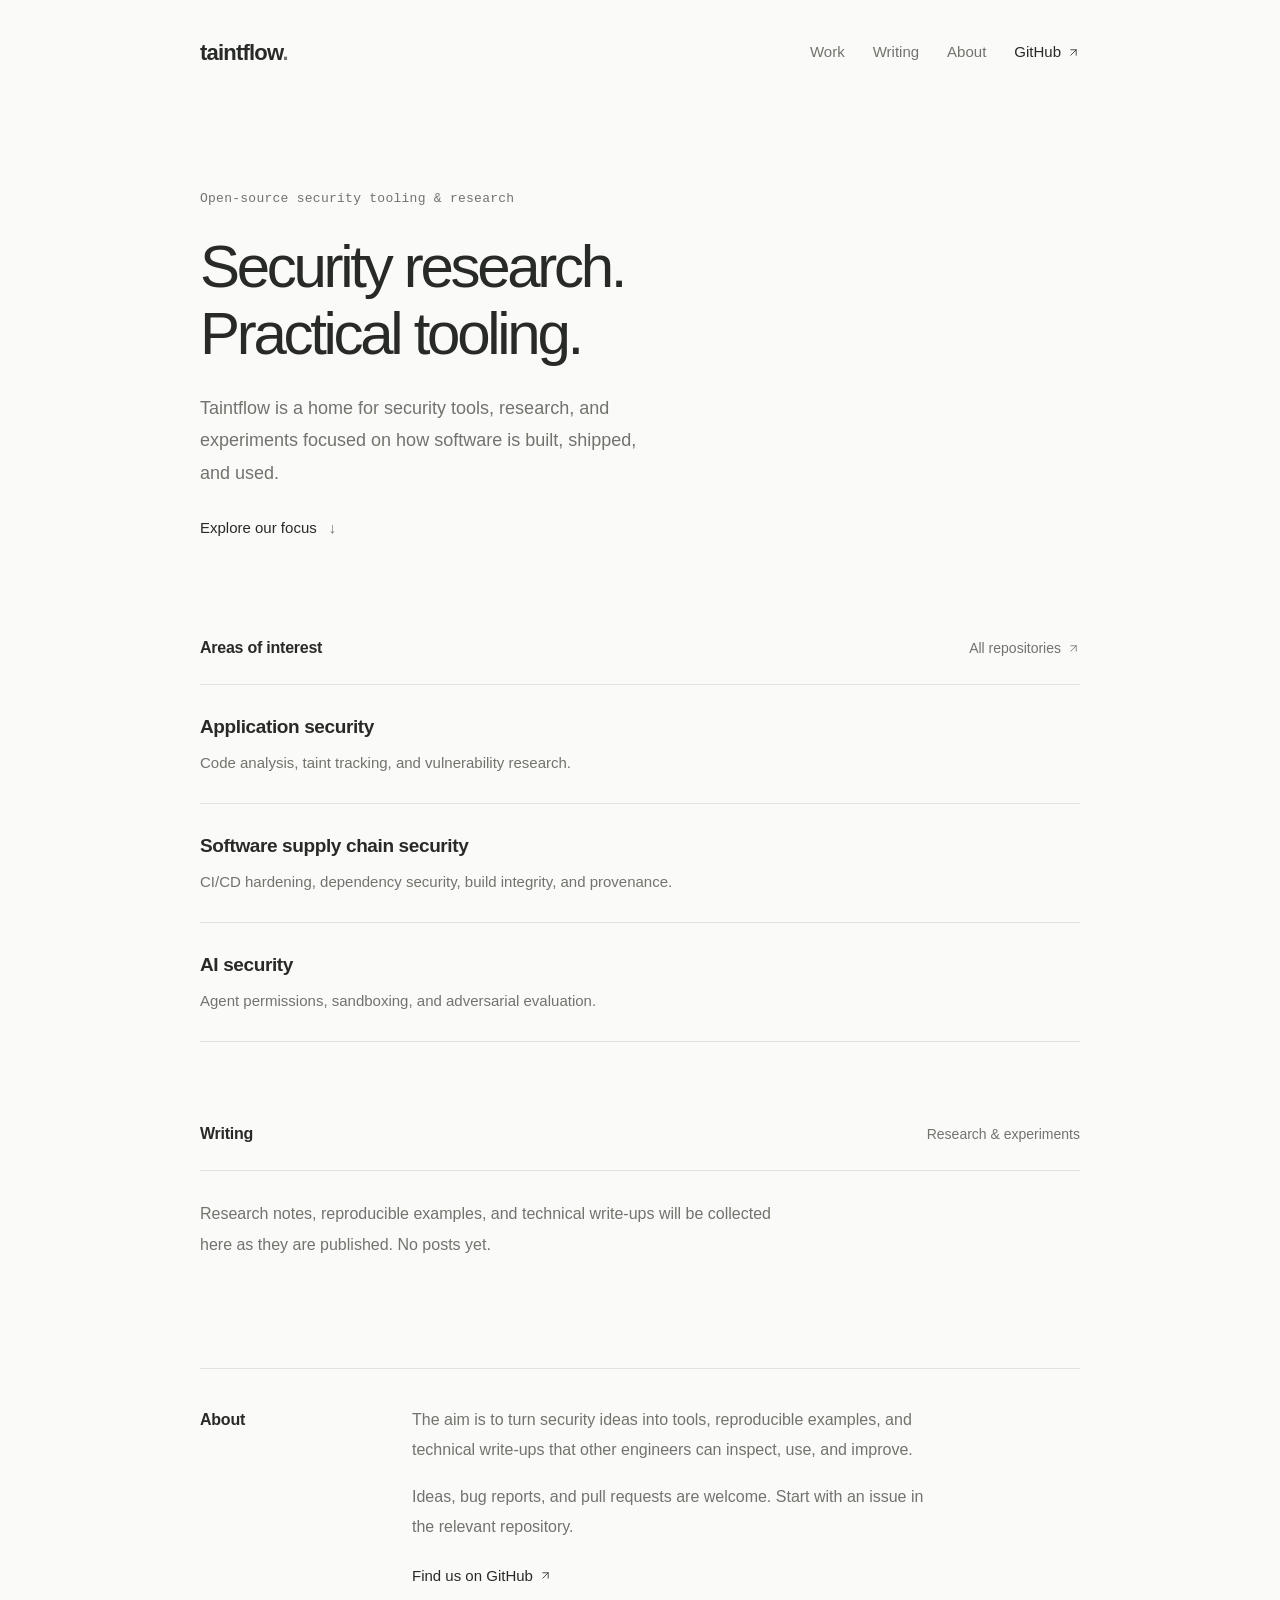
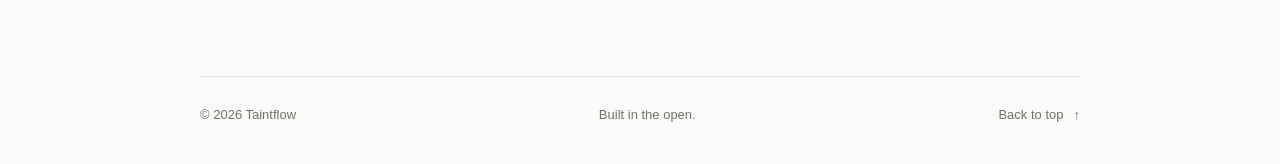
<file: index.html>
<!DOCTYPE html><html lang="en"><head><meta charSet="utf-8"/><meta name="viewport" content="width=device-width, initial-scale=1"/><link rel="stylesheet" href="/_next/static/chunks/12_epwhn3ne10.css" data-precedence="next"/><link rel="preload" as="script" fetchPriority="low" href="/_next/static/chunks/3o-buo-c8u9o4.js"/><script src="/_next/static/chunks/24zkpi1day9kd.js" async=""></script><script src="/_next/static/chunks/3vtk819k82294.js" async=""></script><script src="/_next/static/chunks/turbopack-3-ry682tkyiqk.js" async=""></script><script src="/_next/static/chunks/0rez37jnbjeud.js" async=""></script><script src="/_next/static/chunks/1g503qa-f4tda.js" async=""></script><meta name="theme-color" content="#fafaf9"/><meta name="color-scheme" content="light"/><title>Taintflow — Security research. Practical tooling.</title><meta name="description" content="Open-source security tooling and research across application security, software supply chains, and AI systems."/><link rel="icon" href="/icon-light-32x32.png" media="(prefers-color-scheme: light)"/><link rel="icon" href="/icon-dark-32x32.png" media="(prefers-color-scheme: dark)"/><link rel="icon" href="/icon.svg" type="image/svg+xml"/><link rel="apple-touch-icon" href="/apple-icon.png"/><script src="/_next/static/chunks/0cz1d0mv5g_q7.js" noModule=""></script></head><body class="antialiased"><div hidden=""><!--$--><!--/$--></div><div class="site-shell" id="top"><a class="skip-link" href="#main">Skip to content</a><header class="site-header"><a href="#top" class="wordmark" aria-label="Taintflow home">taintflow<span aria-hidden="true">.</span></a><nav class="site-nav" aria-label="Main navigation"><a href="#work">Work</a><a href="#writing">Writing</a><a href="#about">About</a><a class="external-link" href="https://github.com/taintflow" target="_blank" rel="noreferrer">GitHub <svg xmlns="http://www.w3.org/2000/svg" width="24" height="24" viewBox="0 0 24 24" fill="none" stroke="currentColor" stroke-width="2" stroke-linecap="round" stroke-linejoin="round" class="lucide lucide-arrow-up-right" aria-hidden="true"><path d="M7 7h10v10"></path><path d="M7 17 17 7"></path></svg></a></nav></header><main id="main"><section class="intro" aria-labelledby="intro-title"><p class="eyebrow">Open-source security tooling &amp; research</p><h1 id="intro-title">Security research.<br/>Practical tooling.</h1><p class="intro-description">Taintflow is a home for security tools, research, and experiments focused on how software is built, shipped, and used.</p><a class="intro-link" href="#work">Explore our focus <span aria-hidden="true">↓</span></a></section><section class="content-section" id="work" aria-labelledby="work-title"><div class="section-heading"><h2 id="work-title">Areas of interest</h2><a class="external-link section-link" href="https://github.com/taintflow?tab=repositories" target="_blank" rel="noreferrer">All repositories <svg xmlns="http://www.w3.org/2000/svg" width="24" height="24" viewBox="0 0 24 24" fill="none" stroke="currentColor" stroke-width="2" stroke-linecap="round" stroke-linejoin="round" class="lucide lucide-arrow-up-right" aria-hidden="true"><path d="M7 7h10v10"></path><path d="M7 17 17 7"></path></svg></a></div><ul class="project-list"><li><div class="project-row"><div class="project-copy"><h3>Application security</h3><p>Code analysis, taint tracking, and vulnerability research.</p></div></div></li><li><div class="project-row"><div class="project-copy"><h3>Software supply chain security</h3><p>CI/CD hardening, dependency security, build integrity, and provenance.</p></div></div></li><li><div class="project-row"><div class="project-copy"><h3>AI security</h3><p>Agent permissions, sandboxing, and adversarial evaluation.</p></div></div></li></ul></section><section class="content-section" id="writing" aria-labelledby="writing-title"><div class="section-heading"><h2 id="writing-title">Writing</h2><span class="section-aside">Research &amp; experiments</span></div><div class="writing-list"><p class="writing-intro">Research notes, reproducible examples, and technical write-ups will be collected here as they are published. No posts yet.</p></div></section><section class="about-section" id="about" aria-labelledby="about-title"><h2 id="about-title">About</h2><div class="about-copy"><p>The aim is to turn security ideas into tools, reproducible examples, and technical write-ups that other engineers can inspect, use, and improve.</p><p>Ideas, bug reports, and pull requests are welcome. Start with an issue in the relevant repository.</p><a class="external-link about-link" href="https://github.com/taintflow" target="_blank" rel="noreferrer">Find us on GitHub <svg xmlns="http://www.w3.org/2000/svg" width="24" height="24" viewBox="0 0 24 24" fill="none" stroke="currentColor" stroke-width="2" stroke-linecap="round" stroke-linejoin="round" class="lucide lucide-arrow-up-right" aria-hidden="true"><path d="M7 7h10v10"></path><path d="M7 17 17 7"></path></svg></a></div></section></main><footer class="site-footer"><span>© <!-- -->2026<!-- --> Taintflow</span><span>Built in the open.</span><a href="#top">Back to top <span aria-hidden="true">↑</span></a></footer></div><!--$--><!--/$--><script id="_R_">(globalThis["TURBOPACK"] || (globalThis["TURBOPACK"] = [])).push({"otherChunks":["static/chunks/3o-buo-c8u9o4.js","static/chunks/24zkpi1day9kd.js","static/chunks/3vtk819k82294.js"],"runtimeModuleIds":[82906]});</script><script src="/_next/static/chunks/3o-buo-c8u9o4.js" async=""></script><script>(self.__next_f=self.__next_f||[]).push([0])</script><script>self.__next_f.push([1,"1:\"$Sreact.fragment\"\n2:\"/_next/static/chunks/0rez37jnbjeud.js\"\n3:I[15796,[\"$2\"],\"default\"]\n4:I[94651,[\"$2\"],\"default\"]\n6:\"/_next/static/chunks/1g503qa-f4tda.js\"\n7:I[92339,[\"$2\",\"$6\"],\"default\"]\ne:\"ViewportBoundary\"\nf:I[58997,[\"$2\"],\"$e\"]\n11:\"MetadataBoundary\"\n12:I[58997,[\"$2\"],\"$11\"]\n13:\"$Sreact.suspense\"\n15:I[30254,[\"$2\"],\"default\",1]\n:HL[\"/_next/static/chunks/12_epwhn3ne10.css\",\"style\"]\n5:[[\"children\",{\"s\":\"__PAGE__\",\"h\":512,\"d\":{\"r\":[\"$\",\"$1\",\"c\",{\"children\":[[\"$\",\"div\",null,{\"className\":\"site-shell\",\"id\":\"top\",\"children\":[[\"$\",\"a\",null,{\"className\":\"skip-link\",\"href\":\"#main\",\"children\":\"Skip to content\"}],[\"$\",\"header\",null,{\"className\":\"site-header\",\"children\":[[\"$\",\"a\",null,{\"href\":\"#top\",\"className\":\"wordmark\",\"aria-label\":\"Taintflow home\",\"children\":[\"taintflow\",[\"$\",\"span\",null,{\"aria-hidden\":\"true\",\"children\":\".\"}]]}],[\"$\",\"nav\",null,{\"className\":\"site-nav\",\"aria-label\":\"Main navigation\",\"children\":[[\"$\",\"a\",null,{\"href\":\"#work\",\"children\":\"Work\"}],[\"$\",\"a\",null,{\"href\":\"#writing\",\"children\":\"Writing\"}],[\"$\",\"a\",null,{\"href\":\"#about\",\"children\":\"About\"}],[\"$\",\"a\",null,{\"className\":\"external-link\",\"href\":\"https://github.com/taintflow\",\"target\":\"_blank\",\"rel\":\"noreferrer\",\"children\":[\"GitHub \",[\"$\",\"$L7\",null,{\"ref\":\"$undefined\",\"iconNode\":[[\"path\",{\"d\":\"M7 7h10v10\",\"key\":\"1tivn9\"}],[\"path\",{\"d\":\"M7 17 17 7\",\"key\":\"1vkiza\"}]],\"className\":\"lucide-arrow-up-right\",\"aria-hidden\":\"true\"}]]}]]}]]}],[\"$\",\"main\",null,{\"id\":\"main\",\"children\":[[\"$\",\"section\",null,{\"className\":\"intro\",\"aria-labelledby\":\"intro-title\",\"children\":[[\"$\",\"p\",null,{\"className\":\"eyebrow\",\"children\":\"Open-source security tooling \u0026 research\"}],[\"$\",\"h1\",null,{\"id\":\"intro-title\",\"children\":[\"Security research.\",[\"$\",\"br\",null,{}],\"Practical tooling.\"]}],[\"$\",\"p\",null,{\"className\":\"intro-description\",\"children\":\"Taintflow is a home for security tools, research, and experiments focused on how software is built, shipped, and used.\"}],[\"$\",\"a\",null,{\"className\":\"intro-link\",\"href\":\"#work\",\"children\":[\"Explore our focus \",[\"$\",\"span\",null,{\"aria-hidden\":\"true\",\"children\":\"↓\"}]]}]]}],[\"$\",\"section\",null,{\"className\":\"content-section\",\"id\":\"work\",\"aria-labelledby\":\"work-title\",\"children\":[[\"$\",\"div\",null,{\"className\":\"section-heading\",\"children\":[[\"$\",\"h2\",null,{\"id\":\"work-title\",\"children\":\"Areas of interest\"}],[\"$\",\"a\",null,{\"className\":\"external-link section-link\",\"href\":\"https://github.com/taintflow?tab=repositories\",\"target\":\"_blank\",\"rel\":\"noreferrer\",\"children\":[\"All repositories \",[\"$\",\"$L7\",null,{\"ref\":\"$undefined\",\"iconNode\":\"$5:0:1:d:r:props:children:0:props:children:1:props:children:1:props:children:3:props:children:1:props:iconNode\",\"className\":\"lucide-arrow-up-right\",\"aria-hidden\":\"true\"}]]}]]}],[\"$\",\"ul\",null,{\"className\":\"project-list\",\"children\":[[\"$\",\"li\",\"Application security\",{\"children\":[\"$\",\"div\",null,{\"className\":\"project-row\",\"children\":[\"$\",\"div\",null,{\"className\":\"project-copy\",\"children\":[[\"$\",\"h3\",null,{\"children\":\"Application security\"}],[\"$\",\"p\",null,{\"children\":\"Code analysis, taint tracking, and vulnerability research.\"}]]}]}]}],[\"$\",\"li\",\"Software supply chain security\",{\"children\":[\"$\",\"div\",null,{\"className\":\"project-row\",\"children\":[\"$\",\"div\",null,{\"className\":\"project-copy\",\"children\":[[\"$\",\"h3\",null,{\"children\":\"Software supply chain security\"}],[\"$\",\"p\",null,{\"children\":\"CI/CD hardening, dependency security, build integrity, and provenance.\"}]]}]}]}],[\"$\",\"li\",\"AI security\",{\"children\":[\"$\",\"div\",null,{\"className\":\"project-row\",\"children\":\"$L8\"}]}]]}]]}],\"$L9\",\"$La\"]}],\"$Lb\"]}],[\"$Lc\"],\"$Ld\"]}],\"p\":false,\"v\":null}}]]\n0:{\"P\":null,\"c\":[\"\",\"\"],\"q\":\"\",\"i\":false,\"t\":{\"t\":{\"s\":\"\",\"h\":528,\"d\":{\"r\":[\"$\",\"$1\",\"c\",{\"children\":[[[\"$\",\"link\",\"0\",{\"rel\":\"stylesheet\",\"href\":\"/_next/static/chunks/12_epwhn3ne10.css\",\"precedence\":\"next\",\"crossOrigin\":\"$undefined\",\"nonce\":\"$undefined\"}],[\"$\",\"script\",\"script-0\",{\"src\":\"/_next/static/chunks/0rez37jnbjeud.js\",\"async\":true,\"nonce\":\"$undefined\"}]],[\"$\",\"html\",null,{\"lang\":\"en\",\"children\":[\"$\",\"body\",null,{\"className\":\"antialiased\",\"children\":[\"$\",\"$L3\",null,{\"parallelRouterKey\":\"children\",\"error\":\"$undefined\",\"errorStyles\":\"$undefined\",\"errorScripts\":\"$undefined\",\"template\":[\"$\",\"$L4\",null,{}],\"templateStyles\":\"$undefined\",\"templateScripts\":\"$undefined\",\"notFound\":[[[\"$\",\"title\",null,{\"children\":\"404: This page could not be found.\"}],[\"$\",\"div\",null,{\"style\":{\"fontFamily\":\"system-ui,\\\"Segoe UI\\\",Roboto,Helvetica,Arial,sans-serif,\\\"Apple Color Emoji\\\",\\\"Segoe UI Emoji\\\"\",\"height\":\"100vh\",\"textAlign\":\"center\",\"display\":\"flex\",\"flexDirection\":\"column\",\"alignItems\":\"center\",\"justifyContent\":\"center\"},\"children\":[\"$\",\"div\",null,{\"children\":[[\"$\",\"style\",null,{\"dangerouslySetInnerHTML\":{\"__html\":\"body{color:#000;background:#fff;margin:0}.next-error-h1{border-right:1px solid rgba(0,0,0,.3)}@media (prefers-color-scheme:dark){body{color:#fff;background:#000}.next-error-h1{border-right:1px solid rgba(255,255,255,.3)}}\"}}],[\"$\",\"h1\",null,{\"className\":\"next-error-h1\",\"style\":{\"display\":\"inline-block\",\"margin\":\"0 20px 0 0\",\"padding\":\"0 23px 0 0\",\"fontSize\":24,\"fontWeight\":500,\"verticalAlign\":\"top\",\"lineHeight\":\"49px\"},\"children\":404}],[\"$\",\"div\",null,{\"style\":{\"display\":\"inline-block\"},\"children\":[\"$\",\"h2\",null,{\"style\":{\"fontSize\":14,\"fontWeight\":400,\"lineHeight\":\"49px\",\"margin\":0},\"children\":\"This page could not be found.\"}]}]]}]}]],[]],\"forbidden\":\"$undefined\",\"unauthorized\":\"$undefined\"}]}]}]]}],\"p\":false,\"v\":null},\"c\":\"$Q5\"},\"h\":{\"r\":[\"$\",\"$1\",\"h\",{\"children\":[null,[\"$\",\"$Lf\",null,{\"children\":\"$L10\"}],[\"$\",\"$L12\",null,{\"children\":[[\"$\",\"div\",null,{\"hidden\":true,\"children\":[\"$\",\"$13\",null,{\"name\":\"Next.Metadata\",\"children\":\"$L14\"}]}],null]}],null]}],\"p\":false,\"v\":null}},\"m\":\"$undefined\",\"G\":[\"$15\",[[\"$\",\"link\",\"0\",{\"rel\":\"stylesheet\",\"href\":\"/_next/static/chunks/12_epwhn3ne10.css\",\"precedence\":\"next\",\"crossOrigin\":\"$undefined\",\"nonce\":\"$undefined\"}]]],\"S\":true,\"r\":\"$undefined\",\"s\":\"$undefined\",\"a\":\"$undefined\",\"l\":\"$undefined\",\"p\":\"$undefined\",\"d\":\"$undefined\",\"b\":\"finuDhvztAL5sq58Fbqgd\"}\n16:I[58997,[\"$2\"],\"OutletBoundary\"]\n8:[\"$\",\"div\",null,{\"className\":\"project-copy\",\"children\":[[\"$\",\"h3\",null,{\"children\":\"AI security\"}],[\"$\",\"p\",null,{\"children\":\"Agent permissions, sandboxing, and adversarial evaluation.\"}]]}]\n9:[\"$\",\"section\",null,{\"className\":\"content-section\",\"id\":\"writing\",\"aria-labelledby\":\"writing-title\",\"children\":[[\"$\",\"div\",null,{\"className\":\"section-heading\",\"children\":[[\"$\",\"h2\",null,{\"id\":\"writing-title\",\"children\":\"Writing\"}],[\"$\",\"span\",null,{\"className\":\"section-aside\",\"children\":\"Research \u0026 experiments\"}]]}],[\"$\",\"div\",null,{\"className\":\"writing-list\",\"children\":[\"$\",\"p\",null,{\"className\":\"writing-intro\",\"children\":\"Research notes, reproducible examples, and technical write-ups will be collected here as they are published. No posts yet.\"}]}]]}]\na:[\"$\",\"section\",null,{\"className\":\"about-section\",\"id\":\"about\",\"aria-labelledby\":\"about-title\",\"children\":[[\"$\",\"h2\",null,{\"id\":\"about-title\",\"children\":\"About\"}],[\"$\",\"div\",null,{\"className\":\"about-copy\",\"children\":[[\"$\",\"p\",null,{\"children\":\"The aim is to turn security ideas into tools, reproducible examples, and technical write-ups that other engineers can inspect, use, and improve.\"}],[\"$\",\"p\",null,{\"children\":\"Ideas, bug reports, and pull requests are welcome. Start with an issue in the relevant repository.\"}],[\"$\",\"a\",null,{\"className\":\"external-link about-link\",\"href\":\"https://github.com/taintflow\",\"target\":\"_blank\",\"rel\":\"noreferrer\",\"children\":[\"Find us on GitHub \",[\"$\",\"$L7\",null,{\"ref\":\"$undefined\",\"iconNode\":\"$5:0:1:d:r:props:children:0:props:children:1:props:children:1:props:children:3:props:children:1:props:iconNode\",\"className\":\"lucide-arrow-up-right\",\"aria-hidden\":\"true\"}]]}]]}]]}]\nb:[\"$\",\"footer\",null,{\"className\":\"site-footer\",\"children\":[[\"$\",\"span\",null,{\"children\":[\"© \",2026,\" Taintflow\"]}],[\"$\",\"span\",null,{\"children\":\"Built in the open.\"}],[\"$\",\"a\",null,{\"href\":\"#top\",\"children\":[\"Back to top \",[\"$\",\"span\",null,{\"aria-hidden\":\"true\",\"children\":\"↑\"}]]}]]}]\nc:[\"$\",\"script\",\"script-0\",{\"src\":\"/_next/static/chunks/1g503qa-f4tda.js\",\"async\":true,\"nonce\":\"$undefined\"}]\nd:[\"$\",\"$L16\",null,{\"children\":[\"$\",\"$13\",null,{\"name\":\"Next.MetadataOutlet\",\"children\":\"$@17\"}]}]\n10:[[\"$\",\"meta\",\"0\",{\"charSet\":\"utf-8\"}],[\"$\",\"meta\",\"1\",{\"name\":\"viewport\",\"content\":\"width=device-width, initial-scale=1\"}],[\"$\",\"meta\",\"2\",{\"name\":\"theme-color\",\"content\":\"#fafaf9\"}],[\"$\",\"meta\",\"3\",{\"name\":\"color-scheme\",\"content\":\"light\"}]]\n18:I[70431,[\"$2\"],\"IconMark\"]\n14:[[\"$\",\"title\",\"0\",{\"children\":\"Taintflow — Security research. Practical tooling.\"}],[\"$\",\"meta\",\"1\",{\"name\":\"description\",\"content\":\"Open-source security tooling and research across application security, software supply chains, and AI systems.\"}],[\"$\",\"link\",\"2\",{\"rel\":\"icon\",\"href\":\"/icon-light-32x32.png\",\"media\":\"(prefers-color-scheme: light)\"}],[\"$\",\"link\",\"3\",{\"rel\":\"icon\",\"href\":\"/icon-dark-32x32.png\",\"media\":\"(prefers-color-scheme: dark)\"}],[\"$\",\"link\",\"4\",{\"rel\":\"icon\",\"href\":\"/icon.svg\",\"type\":\"image/svg+xml\"}],[\"$\",\"link\",\"5\",{\"rel\":\"apple-touch-icon\",\"href\":\"/apple-icon.png\"}],[\"$\",\"$L18\",\"6\",{}]]\n17:null\n"])</script></body></html>
</file>
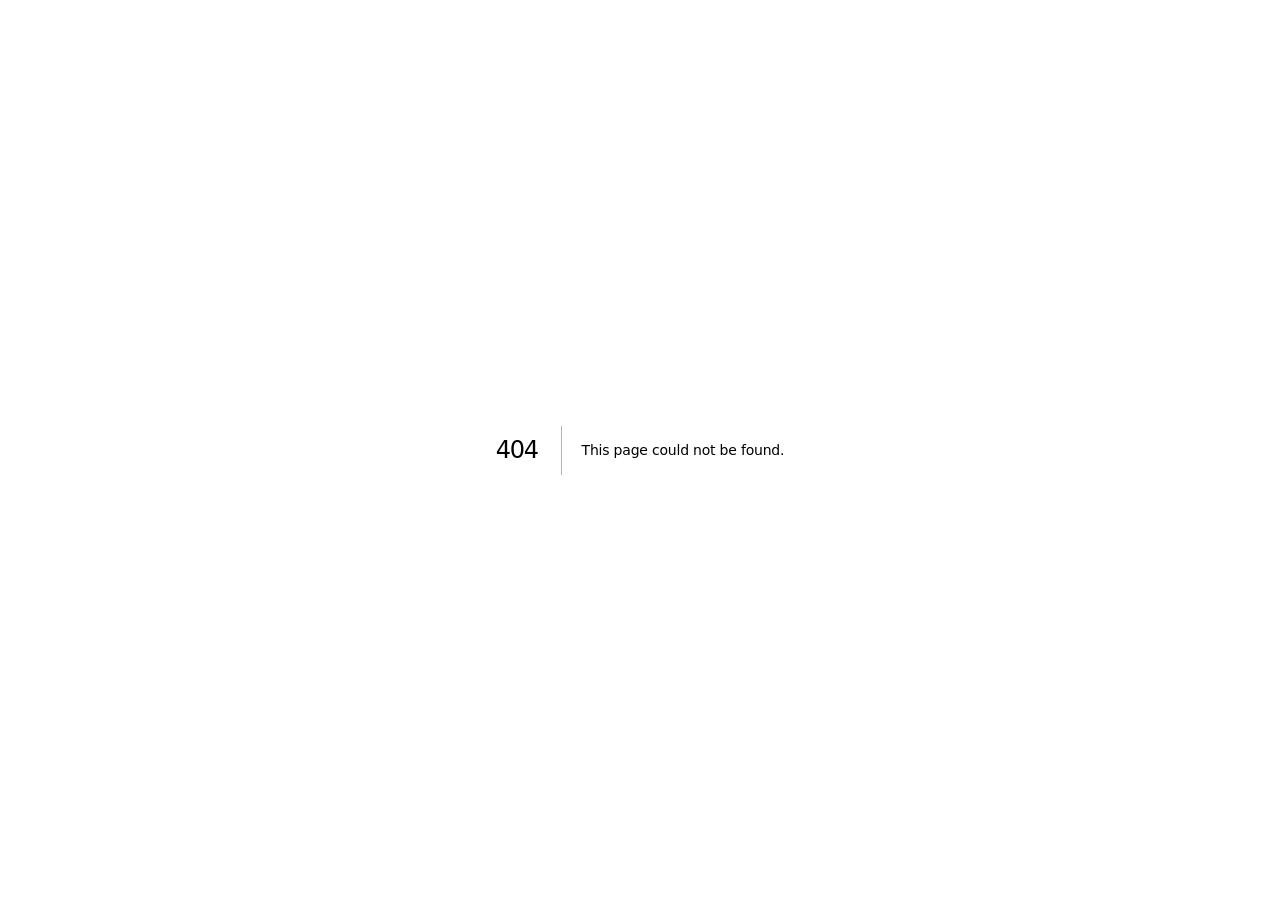
<file: 404/index.html>
<!DOCTYPE html><html lang="en"><head><meta charSet="utf-8"/><meta name="viewport" content="width=device-width, initial-scale=1"/><link rel="stylesheet" href="/_next/static/chunks/12_epwhn3ne10.css" data-precedence="next"/><link rel="preload" as="script" fetchPriority="low" href="/_next/static/chunks/3o-buo-c8u9o4.js"/><script src="/_next/static/chunks/24zkpi1day9kd.js" async=""></script><script src="/_next/static/chunks/3vtk819k82294.js" async=""></script><script src="/_next/static/chunks/turbopack-3-ry682tkyiqk.js" async=""></script><script src="/_next/static/chunks/0rez37jnbjeud.js" async=""></script><meta name="robots" content="noindex"/><meta name="theme-color" content="#fafaf9"/><meta name="color-scheme" content="light"/><title>Taintflow — Security research. Practical tooling.</title><meta name="description" content="Open-source security tooling and research across application security, software supply chains, and AI systems."/><link rel="icon" href="/icon-light-32x32.png" media="(prefers-color-scheme: light)"/><link rel="icon" href="/icon-dark-32x32.png" media="(prefers-color-scheme: dark)"/><link rel="icon" href="/icon.svg" type="image/svg+xml"/><link rel="apple-touch-icon" href="/apple-icon.png"/><title>404: This page could not be found.</title><script src="/_next/static/chunks/0cz1d0mv5g_q7.js" noModule=""></script></head><body class="antialiased"><div hidden=""><!--$--><!--/$--></div><div style="font-family:system-ui,&quot;Segoe UI&quot;,Roboto,Helvetica,Arial,sans-serif,&quot;Apple Color Emoji&quot;,&quot;Segoe UI Emoji&quot;;height:100vh;text-align:center;display:flex;flex-direction:column;align-items:center;justify-content:center"><div><style>body{color:#000;background:#fff;margin:0}.next-error-h1{border-right:1px solid rgba(0,0,0,.3)}@media (prefers-color-scheme:dark){body{color:#fff;background:#000}.next-error-h1{border-right:1px solid rgba(255,255,255,.3)}}</style><h1 class="next-error-h1" style="display:inline-block;margin:0 20px 0 0;padding:0 23px 0 0;font-size:24px;font-weight:500;vertical-align:top;line-height:49px">404</h1><div style="display:inline-block"><h2 style="font-size:14px;font-weight:400;line-height:49px;margin:0">This page could not be found.</h2></div></div></div><!--$--><!--/$--><script id="_R_">(globalThis["TURBOPACK"] || (globalThis["TURBOPACK"] = [])).push({"otherChunks":["static/chunks/3o-buo-c8u9o4.js","static/chunks/24zkpi1day9kd.js","static/chunks/3vtk819k82294.js"],"runtimeModuleIds":[82906]});</script><script src="/_next/static/chunks/3o-buo-c8u9o4.js" async=""></script><script>(self.__next_f=self.__next_f||[]).push([0])</script><script>self.__next_f.push([1,"1:\"$Sreact.fragment\"\n2:\"/_next/static/chunks/0rez37jnbjeud.js\"\n3:I[15796,[\"$2\"],\"default\"]\n4:I[94651,[\"$2\"],\"default\"]\n8:I[58997,[\"$2\"],\"OutletBoundary\"]\n9:\"$Sreact.suspense\"\nb:\"ViewportBoundary\"\nc:I[58997,[\"$2\"],\"$b\"]\ne:\"MetadataBoundary\"\nf:I[58997,[\"$2\"],\"$e\"]\n11:I[30254,[\"$2\"],\"default\",1]\n:HL[\"/_next/static/chunks/12_epwhn3ne10.css\",\"style\"]\n6:X\n7:[[\"children\",{\"s\":\"__PAGE__\",\"h\":512,\"d\":{\"r\":[\"$\",\"$1\",\"c\",{\"children\":[[[\"$\",\"title\",null,{\"children\":\"404: This page could not be found.\"}],[\"$\",\"div\",null,{\"style\":\"$0:t:t:d:r:props:children:1:props:children:props:children:props:notFound:0:1:props:style\",\"children\":[\"$\",\"div\",null,{\"children\":[[\"$\",\"style\",null,{\"dangerouslySetInnerHTML\":{\"__html\":\"body{color:#000;background:#fff;margin:0}.next-error-h1{border-right:1px solid rgba(0,0,0,.3)}@media (prefers-color-scheme:dark){body{color:#fff;background:#000}.next-error-h1{border-right:1px solid rgba(255,255,255,.3)}}\"}}],[\"$\",\"h1\",null,{\"className\":\"next-error-h1\",\"style\":\"$0:t:t:d:r:props:children:1:props:children:props:children:props:notFound:0:1:props:children:props:children:1:props:style\",\"children\":404}],[\"$\",\"div\",null,{\"style\":\"$0:t:t:d:r:props:children:1:props:children:props:children:props:notFound:0:1:props:children:props:children:2:props:style\",\"children\":[\"$\",\"h2\",null,{\"style\":\"$0:t:t:d:r:props:children:1:props:children:props:children:props:notFound:0:1:props:children:props:children:2:props:children:props:style\",\"children\":\"This page could not be found.\"}]}]]}]}]],null,[\"$\",\"$L8\",null,{\"children\":[\"$\",\"$9\",null,{\"name\":\"Next.MetadataOutlet\",\"children\":\"$@a\"}]}]]}],\"p\":false,\"v\":null}}]]\n5:[[\"children\",{\"s\":\"/_not-found\",\"h\":512,\"d\":{\"r\":[\"$\",\"$1\",\"c\",{\"children\":[null,[\"$\",\"$L3\",null,{\"parallelRouterKey\":\"children\",\"error\":\"$undefined\",\"errorStyles\":\"$undefined\",\"errorScripts\":\"$undefined\",\"template\":[\"$\",\"$L4\",null,{}],\"templateStyles\":\"$undefined\",\"templateScripts\":\"$undefined\",\"notFound\":\"$undefined\",\"forbidden\":\"$undefined\",\"unauthorized\":\"$undefined\"}]]}],\"p\":false,\"v\":\"$6\"},\"c\":\"$Q7\"}]]\n0:{\"P\":null,\"c\":[\"\",\"_not-found\",\"\"],\"q\":\"\",\"i\":false,\"t\":{\"t\":{\"s\":\"\",\"h\":528,\"d\":{\"r\":[\"$\",\"$1\",\"c\",{\"children\":[[[\"$\",\"link\",\"0\",{\"rel\":\"stylesheet\",\"href\":\"/_next/static/chunks/12_epwhn3ne10.css\",\"precedence\":\"next\",\"crossOrigin\":\"$undefined\",\"nonce\":\"$undefined\"}],[\"$\",\"script\",\"script-0\",{\"src\":\"/_next/static/chunks/0rez37jnbjeud.js\",\"async\":true,\"nonce\":\"$undefined\"}]],[\"$\",\"html\",null,{\"lang\":\"en\",\"children\":[\"$\",\"body\",null,{\"className\":\"antialiased\",\"children\":[\"$\",\"$L3\",null,{\"parallelRouterKey\":\"children\",\"error\":\"$undefined\",\"errorStyles\":\"$undefined\",\"errorScripts\":\"$undefined\",\"template\":[\"$\",\"$L4\",null,{}],\"templateStyles\":\"$undefined\",\"templateScripts\":\"$undefined\",\"notFound\":[[[\"$\",\"title\",null,{\"children\":\"404: This page could not be found.\"}],[\"$\",\"div\",null,{\"style\":{\"fontFamily\":\"system-ui,\\\"Segoe UI\\\",Roboto,Helvetica,Arial,sans-serif,\\\"Apple Color Emoji\\\",\\\"Segoe UI Emoji\\\"\",\"height\":\"100vh\",\"textAlign\":\"center\",\"display\":\"flex\",\"flexDirection\":\"column\",\"alignItems\":\"center\",\"justifyContent\":\"center\"},\"children\":[\"$\",\"div\",null,{\"children\":[[\"$\",\"style\",null,{\"dangerouslySetInnerHTML\":{\"__html\":\"body{color:#000;background:#fff;margin:0}.next-error-h1{border-right:1px solid rgba(0,0,0,.3)}@media (prefers-color-scheme:dark){body{color:#fff;background:#000}.next-error-h1{border-right:1px solid rgba(255,255,255,.3)}}\"}}],[\"$\",\"h1\",null,{\"className\":\"next-error-h1\",\"style\":{\"display\":\"inline-block\",\"margin\":\"0 20px 0 0\",\"padding\":\"0 23px 0 0\",\"fontSize\":24,\"fontWeight\":500,\"verticalAlign\":\"top\",\"lineHeight\":\"49px\"},\"children\":404}],[\"$\",\"div\",null,{\"style\":{\"display\":\"inline-block\"},\"children\":[\"$\",\"h2\",null,{\"style\":{\"fontSize\":14,\"fontWeight\":400,\"lineHeight\":\"49px\",\"margin\":0},\"children\":\"This page could not be found.\"}]}]]}]}]],[]],\"forbidden\":\"$undefined\",\"unauthorized\":\"$undefined\"}]}]}]]}],\"p\":false,\"v\":null},\"c\":\"$Q5\"},\"h\":{\"r\":[\"$\",\"$1\",\"h\",{\"children\":[[\"$\",\"meta\",null,{\"name\":\"robots\",\"content\":\"noindex\"}],[\"$\",\"$Lc\",null,{\"children\":\"$Ld\"}],[\"$\",\"$Lf\",null,{\"children\":[[\"$\",\"div\",null,{\"hidden\":true,\"children\":[\"$\",\"$9\",null,{\"name\":\"Next.Metadata\",\"children\":\"$L10\"}]}],null]}],null]}],\"p\":false,\"v\":null}},\"m\":\"$undefined\",\"G\":[\"$11\",[[\"$\",\"link\",\"0\",{\"rel\":\"stylesheet\",\"href\":\"/_next/static/chunks/12_epwhn3ne10.css\",\"precedence\":\"next\",\"crossOrigin\":\"$undefined\",\"nonce\":\"$undefined\"}]]],\"S\":true,\"r\":\"$undefined\",\"s\":\"$undefined\",\"a\":\"$undefined\",\"l\":\"$undefined\",\"p\":\"$undefined\",\"d\":\"$undefined\",\"b\":\"finuDhvztAL5sq58Fbqgd\"}\n6:C\nd:[[\"$\",\"meta\",\"0\",{\"charSet\":\"utf-8\"}],[\"$\",\"meta\",\"1\",{\"name\":\"viewport\",\"content\":\"width=device-width, initial-scale=1\"}],[\"$\",\"meta\",\"2\",{\"name\":\"theme-color\",\"content\":\"#fafaf9\"}],[\"$\",\"meta\",\"3\",{\"name\":\"color-scheme\",\"content\":\"light\"}]]\n12:I[70431,[\"$2\"],\"IconMark\"]\na:null\n10:[[\"$\",\"title\",\"0\",{\"children\":\"Taintflow — Security research. Practical tooling.\"}],[\"$\",\"meta\",\"1\",{\"name\":\"description\",\"content\":\"Open-source security tooling and research across application security, software supply chains, and AI systems.\"}],[\"$\",\"link\",\"2\",{\"rel\":\"icon\",\"href\":\"/icon-light-32x32.png\",\"media\":\"(prefers-color-scheme: light)\"}],[\"$\",\"link\",\"3\",{\"rel\":\"icon\",\"href\":\"/icon-dark-32x32.png\",\"media\":\"(prefers-color-scheme: dark)\"}],[\"$\",\"link\",\"4\",{\"rel\":\"icon\",\"href\":\"/icon.svg\",\"type\":\"image/svg+xml\"}],[\"$\",\"link\",\"5\",{\"rel\":\"apple-touch-icon\",\"href\":\"/apple-icon.png\"}],[\"$\",\"$L12\",\"6\",{}]]\n"])</script></body></html>
</file>
<file: _next/static/chunks/12_epwhn3ne10.css>
@layer properties{@supports (((-webkit-hyphens:none)) and (not (margin-trim:inline))) or ((-moz-orient:inline) and (not (color:rgb(from red r g b)))){:root,:host{--shimmer-angle:20deg}*,:before,:after,::backdrop{--tw-rotate-x:initial;--tw-rotate-y:initial;--tw-rotate-z:initial;--tw-skew-x:initial;--tw-skew-y:initial;--tw-border-style:solid;--tw-font-weight:initial;--tw-outline-style:solid;--tw-blur:initial;--tw-brightness:initial;--tw-contrast:initial;--tw-grayscale:initial;--tw-hue-rotate:initial;--tw-invert:initial;--tw-opacity:initial;--tw-saturate:initial;--tw-sepia:initial;--tw-drop-shadow:initial;--tw-drop-shadow-color:initial;--tw-drop-shadow-alpha:100%;--tw-drop-shadow-size:initial;--tw-shadow:0 0 #0000;--tw-shadow-color:initial;--tw-shadow-alpha:100%;--tw-inset-shadow:0 0 #0000;--tw-inset-shadow-color:initial;--tw-inset-shadow-alpha:100%;--tw-ring-color:initial;--tw-ring-shadow:0 0 #0000;--tw-inset-ring-color:initial;--tw-inset-ring-shadow:0 0 #0000;--tw-ring-inset:initial;--tw-ring-offset-width:0px;--tw-ring-offset-color:#fff;--tw-ring-offset-shadow:0 0 #0000;--tw-translate-x:0;--tw-translate-y:0;--tw-translate-z:0;--tw-animation-delay:0s;--tw-animation-direction:normal;--tw-animation-duration:initial;--tw-animation-fill-mode:none;--tw-animation-iteration-count:1;--tw-enter-blur:0;--tw-enter-opacity:1;--tw-enter-rotate:0;--tw-enter-scale:1;--tw-enter-translate-x:0;--tw-enter-translate-y:0;--tw-exit-blur:0;--tw-exit-opacity:1;--tw-exit-rotate:0;--tw-exit-scale:1;--tw-exit-translate-x:0;--tw-exit-translate-y:0;--scroll-fade-t:0px;--scroll-fade-b:0px;--scroll-fade-s:0px;--scroll-fade-e:0px;--scroll-fade-mask:initial;--shimmer-image:initial;--shimmer-text-fill:initial}}}@layer theme{:root,:host{--font-sans:var(--font-sans);--font-mono:var(--font-mono);--spacing:.25rem;--text-xs:.75rem;--text-xs--line-height:calc(1 / .75);--text-sm:.875rem;--text-sm--line-height:calc(1.25 / .875);--font-weight-medium:500;--radius-md:.375rem;--radius-lg:.5rem;--default-transition-duration:.15s;--default-transition-timing-function:cubic-bezier(.4, 0, .2, 1);--default-font-family:var(--font-sans);--default-mono-font-family:var(--font-mono)}}@layer base{*,:after,:before,::backdrop{box-sizing:border-box;border:0 solid;margin:0;padding:0}::file-selector-button{box-sizing:border-box;border:0 solid;margin:0;padding:0}html,:host{-webkit-text-size-adjust:100%;tab-size:4;line-height:1.5;font-family:var(--default-font-family,-apple-system, BlinkMacSystemFont, "Segoe UI", Roboto, "Helvetica Neue", "Noto Sans", Arial, sans-serif, "Apple Color Emoji", "Segoe UI Emoji", "Segoe UI Symbol", "Noto Color Emoji");font-feature-settings:var(--default-font-feature-settings,normal);font-variation-settings:var(--default-font-variation-settings,normal);-webkit-tap-highlight-color:transparent}hr{height:0;color:inherit;border-top-width:1px}abbr:where([title]){-webkit-text-decoration:underline dotted;text-decoration:underline dotted}h1,h2,h3,h4,h5,h6{font-size:inherit;font-weight:inherit}a{color:inherit;-webkit-text-decoration:inherit;-webkit-text-decoration:inherit;-webkit-text-decoration:inherit;-webkit-text-decoration:inherit;text-decoration:inherit}b,strong{font-weight:bolder}code,kbd,samp,pre{font-family:var(--default-mono-font-family,ui-monospace, SFMono-Regular, Menlo, Monaco, Consolas, "Liberation Mono", "Courier New", monospace);font-feature-settings:var(--default-mono-font-feature-settings,normal);font-variation-settings:var(--default-mono-font-variation-settings,normal);font-size:1em}small{font-size:80%}sub,sup{vertical-align:baseline;font-size:75%;line-height:0;position:relative}sub{bottom:-.25em}sup{top:-.5em}table{text-indent:0;border-color:inherit;border-collapse:collapse}:-moz-focusring:where(:not(iframe)){outline:auto}progress{vertical-align:baseline}summary{display:list-item}ol,ul,menu{list-style:none}img,svg,video,canvas,audio,iframe,embed,object{vertical-align:middle;display:block}img,video{max-width:100%;height:auto}button,input,select,optgroup,textarea{font:inherit;font-feature-settings:inherit;font-variation-settings:inherit;letter-spacing:inherit;color:inherit;opacity:1;background-color:#0000;border-radius:0}::file-selector-button{font:inherit;font-feature-settings:inherit;font-variation-settings:inherit;letter-spacing:inherit;color:inherit;opacity:1;background-color:#0000;border-radius:0}:where(select:is([multiple],[size])) optgroup{font-weight:bolder}:where(select:is([multiple],[size])) optgroup option{padding-inline-start:20px}::file-selector-button{margin-inline-end:4px}::placeholder{opacity:1}@supports (not ((-webkit-appearance:-apple-pay-button))) or (contain-intrinsic-size:1px){::placeholder{color:currentColor}@supports (color:color-mix(in lab, red, red)){::placeholder{color:color-mix(in oklab, currentcolor 50%, transparent)}}}textarea{resize:vertical}::-webkit-search-decoration{-webkit-appearance:none}::-webkit-date-and-time-value{min-height:1lh;text-align:inherit}::-webkit-datetime-edit{display:inline-flex}::-webkit-datetime-edit-fields-wrapper{padding:0}::-webkit-datetime-edit{padding-block:0}::-webkit-datetime-edit-year-field{padding-block:0}::-webkit-datetime-edit-month-field{padding-block:0}::-webkit-datetime-edit-day-field{padding-block:0}::-webkit-datetime-edit-hour-field{padding-block:0}::-webkit-datetime-edit-minute-field{padding-block:0}::-webkit-datetime-edit-second-field{padding-block:0}::-webkit-datetime-edit-millisecond-field{padding-block:0}::-webkit-datetime-edit-meridiem-field{padding-block:0}::-webkit-calendar-picker-indicator{line-height:1}:-moz-ui-invalid{box-shadow:none}button,input:where([type=button],[type=reset],[type=submit]){appearance:button}::file-selector-button{appearance:button}::-webkit-inner-spin-button{height:auto}::-webkit-outer-spin-button{height:auto}[hidden]:where(:not([hidden=until-found])){display:none!important}}@layer components;@layer utilities{.visible{visibility:visible}.absolute{position:absolute}.fixed{position:fixed}.static{position:static}.sticky{position:sticky}.block{display:block}.flex{display:flex}.hidden{display:none}.inline{display:inline}.inline-block{display:inline-block}.inline-flex{display:inline-flex}.size-6{width:calc(var(--spacing) * 6);height:calc(var(--spacing) * 6)}.size-7{width:calc(var(--spacing) * 7);height:calc(var(--spacing) * 7)}.size-8{width:calc(var(--spacing) * 8);height:calc(var(--spacing) * 8)}.size-9{width:calc(var(--spacing) * 9);height:calc(var(--spacing) * 9)}.h-6{height:calc(var(--spacing) * 6)}.h-7{height:calc(var(--spacing) * 7)}.h-8{height:calc(var(--spacing) * 8)}.h-9{height:calc(var(--spacing) * 9)}.shrink-0{flex-shrink:0}.transform{transform:var(--tw-rotate-x,) var(--tw-rotate-y,) var(--tw-rotate-z,) var(--tw-skew-x,) var(--tw-skew-y,)}.resize{resize:both}.items-center{align-items:center}.justify-center{justify-content:center}.gap-1{gap:var(--spacing)}.gap-1\.5{gap:calc(var(--spacing) * 1.5)}.rounded-\[min\(var\(--radius-md\)\,10px\)\]{border-radius:min(var(--radius-md), 10px)}.rounded-\[min\(var\(--radius-md\)\,12px\)\]{border-radius:min(var(--radius-md), 12px)}.rounded-lg{border-radius:var(--radius-lg)}.border{border-style:var(--tw-border-style);border-width:1px}.border-border{border-color:var(--border)}.border-transparent{border-color:#0000}.bg-background{background-color:var(--background)}.bg-primary{background-color:var(--primary)}.bg-clip-padding{background-clip:padding-box}.px-2{padding-inline:calc(var(--spacing) * 2)}.px-2\.5{padding-inline:calc(var(--spacing) * 2.5)}.text-sm{font-size:var(--text-sm);line-height:var(--tw-leading,var(--text-sm--line-height))}.text-xs{font-size:var(--text-xs);line-height:var(--tw-leading,var(--text-xs--line-height))}.text-\[0\.8rem\]{font-size:.8rem}.font-medium{--tw-font-weight:var(--font-weight-medium);font-weight:var(--font-weight-medium)}.whitespace-nowrap{white-space:nowrap}.text-primary{color:var(--primary)}.text-primary-foreground{color:var(--primary-foreground)}.underline-offset-4{text-underline-offset:4px}.antialiased{-webkit-font-smoothing:antialiased;-moz-osx-font-smoothing:grayscale}.outline{outline-style:var(--tw-outline-style);outline-width:1px}.blur{--tw-blur:blur(8px);filter:var(--tw-blur,) var(--tw-brightness,) var(--tw-contrast,) var(--tw-grayscale,) var(--tw-hue-rotate,) var(--tw-invert,) var(--tw-saturate,) var(--tw-sepia,) var(--tw-drop-shadow,)}.transition{transition-property:color,background-color,border-color,outline-color,text-decoration-color,fill,stroke,--tw-gradient-from,--tw-gradient-via,--tw-gradient-to,opacity,box-shadow,transform,translate,scale,rotate,filter,-webkit-backdrop-filter,backdrop-filter,display,content-visibility,overlay,pointer-events;transition-timing-function:var(--tw-ease,var(--default-transition-timing-function));transition-duration:var(--tw-duration,var(--default-transition-duration))}.transition-all{transition-property:all;transition-timing-function:var(--tw-ease,var(--default-transition-timing-function));transition-duration:var(--tw-duration,var(--default-transition-duration))}.outline-none{--tw-outline-style:none;outline-style:none}.select-none{-webkit-user-select:none;user-select:none}@media (hover:hover){.hover\:bg-muted:hover{background-color:var(--muted)}.hover\:text-foreground:hover{color:var(--foreground)}.hover\:underline:hover{text-decoration-line:underline}}.focus-visible\:border-ring:focus-visible{border-color:var(--ring)}.focus-visible\:ring-3:focus-visible{--tw-ring-shadow:var(--tw-ring-inset,) 0 0 0 calc(3px + var(--tw-ring-offset-width)) var(--tw-ring-color,currentcolor);box-shadow:var(--tw-inset-shadow), var(--tw-inset-ring-shadow), var(--tw-ring-offset-shadow), var(--tw-ring-shadow), var(--tw-shadow)}.focus-visible\:ring-ring\/50:focus-visible{--tw-ring-color:var(--ring)}@supports (color:color-mix(in lab, red, red)){.focus-visible\:ring-ring\/50:focus-visible{--tw-ring-color:color-mix(in oklab, var(--ring) 50%, transparent)}}.active\:not-aria-\[haspopup\]\:translate-y-px:active:not([aria-haspopup]){--tw-translate-y:1px;translate:var(--tw-translate-x) var(--tw-translate-y)}.disabled\:pointer-events-none:disabled{pointer-events:none}.disabled\:opacity-50:disabled{opacity:.5}:where([data-slot=button-group]) .in-data-\[slot\=button-group\]\:rounded-lg{border-radius:var(--radius-lg)}.has-data-\[icon\=inline-end\]\:pr-1\.5:has([data-icon=inline-end]){padding-right:calc(var(--spacing) * 1.5)}.has-data-\[icon\=inline-end\]\:pr-2:has([data-icon=inline-end]){padding-right:calc(var(--spacing) * 2)}.has-data-\[icon\=inline-start\]\:pl-1\.5:has([data-icon=inline-start]){padding-left:calc(var(--spacing) * 1.5)}.has-data-\[icon\=inline-start\]\:pl-2:has([data-icon=inline-start]){padding-left:calc(var(--spacing) * 2)}.aria-expanded\:bg-muted[aria-expanded=true]{background-color:var(--muted)}.aria-expanded\:text-foreground[aria-expanded=true]{color:var(--foreground)}.aria-invalid\:ring-3[aria-invalid=true]{--tw-ring-shadow:var(--tw-ring-inset,) 0 0 0 calc(3px + var(--tw-ring-offset-width)) var(--tw-ring-color,currentcolor);box-shadow:var(--tw-inset-shadow), var(--tw-inset-ring-shadow), var(--tw-ring-offset-shadow), var(--tw-ring-shadow), var(--tw-shadow)}@media (hover:hover){.dark\:hover\:bg-muted\/50:is(.dark *):hover{background-color:var(--muted)}@supports (color:color-mix(in lab, red, red)){.dark\:hover\:bg-muted\/50:is(.dark *):hover{background-color:color-mix(in oklab, var(--muted) 50%, transparent)}}}.\[\&_svg\]\:pointer-events-none svg{pointer-events:none}.\[\&_svg\]\:shrink-0 svg{flex-shrink:0}.\[\&_svg\:not\(\[class\*\=\'size-\'\]\)\]\:size-3 svg:not([class*=size-]){width:calc(var(--spacing) * 3);height:calc(var(--spacing) * 3)}.\[\&_svg\:not\(\[class\*\=\'size-\'\]\)\]\:size-3\.5 svg:not([class*=size-]){width:calc(var(--spacing) * 3.5);height:calc(var(--spacing) * 3.5)}.\[\&_svg\:not\(\[class\*\=\'size-\'\]\)\]\:size-4 svg:not([class*=size-]){width:calc(var(--spacing) * 4);height:calc(var(--spacing) * 4)}@media (hover:hover){.\[a\]\:hover\:bg-primary\/80:is(a):hover{background-color:var(--primary)}@supports (color:color-mix(in lab, red, red)){.\[a\]\:hover\:bg-primary\/80:is(a):hover{background-color:color-mix(in oklab, var(--primary) 80%, transparent)}}}}@property --tw-animation-delay{syntax:"*";inherits:false;initial-value:0s}@property --tw-animation-direction{syntax:"*";inherits:false;initial-value:normal}@property --tw-animation-duration{syntax:"*";inherits:false}@property --tw-animation-fill-mode{syntax:"*";inherits:false;initial-value:none}@property --tw-animation-iteration-count{syntax:"*";inherits:false;initial-value:1}@property --tw-enter-blur{syntax:"*";inherits:false;initial-value:0}@property --tw-enter-opacity{syntax:"*";inherits:false;initial-value:1}@property --tw-enter-rotate{syntax:"*";inherits:false;initial-value:0}@property --tw-enter-scale{syntax:"*";inherits:false;initial-value:1}@property --tw-enter-translate-x{syntax:"*";inherits:false;initial-value:0}@property --tw-enter-translate-y{syntax:"*";inherits:false;initial-value:0}@property --tw-exit-blur{syntax:"*";inherits:false;initial-value:0}@property --tw-exit-opacity{syntax:"*";inherits:false;initial-value:1}@property --tw-exit-rotate{syntax:"*";inherits:false;initial-value:0}@property --tw-exit-scale{syntax:"*";inherits:false;initial-value:1}@property --tw-exit-translate-x{syntax:"*";inherits:false;initial-value:0}@property --tw-exit-translate-y{syntax:"*";inherits:false;initial-value:0}@property --scroll-fade-t{syntax:"<length-percentage>";inherits:false;initial-value:0}@property --scroll-fade-b{syntax:"<length-percentage>";inherits:false;initial-value:0}@property --scroll-fade-s{syntax:"<length-percentage>";inherits:false;initial-value:0}@property --scroll-fade-e{syntax:"<length-percentage>";inherits:false;initial-value:0}@property --scroll-fade-mask{syntax:"*";inherits:false}@property --shimmer-angle{syntax:"<angle>";inherits:true;initial-value:20deg}@property --shimmer-image{syntax:"*";inherits:false}@property --shimmer-text-fill{syntax:"*";inherits:false}@media (prefers-reduced-motion:reduce){.shimmer{-webkit-text-fill-color:currentColor;background-image:none;animation:none}}:root{--lightningcss-light:initial;--lightningcss-dark: ;color-scheme:light;--background:#fafaf9;--foreground:#282a27;--muted:#f1f1ee;--muted-foreground:#71746c;--border:#e2e3de;--primary:var(--foreground);--primary-foreground:var(--background);--ring:var(--foreground);--font-sans:-apple-system, BlinkMacSystemFont, "Segoe UI", Helvetica, Arial, sans-serif;--font-mono:"SFMono-Regular", Consolas, "Liberation Mono", monospace}*{box-sizing:border-box}html{scroll-behavior:smooth;scroll-padding-top:32px}body{background:var(--background);color:var(--foreground);font-family:var(--font-sans);-webkit-font-smoothing:antialiased;margin:0;font-size:1rem}::selection{background:var(--border)}a{color:inherit;text-decoration:none}:where(a,summary):focus-visible{outline:2px solid var(--ring);outline-offset:6px;border-radius:2px}.site-shell{width:min(100% - 48px,880px);margin-inline:auto}.skip-link{background:var(--foreground);color:var(--background);padding:12px 16px;position:absolute;top:-80px}.skip-link:focus{top:12px}.site-header{justify-content:space-between;align-items:center;gap:32px;min-height:104px;display:flex}.wordmark{letter-spacing:-.8px;font-size:1.375rem;font-weight:650}.wordmark span{color:var(--muted-foreground)}.site-nav{color:var(--muted-foreground);align-items:center;gap:28px;font-size:.9375rem;display:flex}.site-nav a,.section-link,.site-footer a{transition:color .15s}.site-nav a:hover,.section-link:hover,.site-footer a:hover{color:var(--foreground)}.external-link{align-items:center;gap:6px;display:inline-flex}.external-link svg{stroke-width:1.5px;width:13px;height:13px}.site-nav .external-link{color:var(--foreground)}.intro{padding:85px 0 96px}.eyebrow{color:var(--muted-foreground);font-family:var(--font-mono);letter-spacing:.02em;margin:0 0 24px;font-size:.8125rem}h1{letter-spacing:-.055em;text-wrap:balance;margin:0;font-size:clamp(2.375rem,5vw,3.75rem);font-weight:500;line-height:1.13}.intro-description{max-width:475px;color:var(--muted-foreground);text-wrap:pretty;margin:24px 0 0;font-size:1.125rem;line-height:1.8}.intro-link{align-items:center;gap:12px;margin-top:28px;font-size:.9375rem;display:inline-flex}.intro-link:hover{text-underline-offset:5px;text-decoration:underline}.intro-link span{color:var(--muted-foreground)}.content-section{margin-bottom:80px}.section-heading{justify-content:space-between;align-items:baseline;gap:20px;margin-bottom:24px;display:flex}h2{letter-spacing:-.015em;margin:0;font-size:1rem;font-weight:600}.section-link,.section-aside{color:var(--muted-foreground);font-size:.875rem}.project-list{margin:0;padding:0;list-style:none}.project-list,.writing-list{border-top:1px solid var(--border)}.project-list li,.writing-note{border-bottom:1px solid var(--border)}.project-row{align-items:center;gap:36px;padding-block:28px;display:flex}.project-copy{flex:1;min-width:0}h3{letter-spacing:-.02em;margin:0;font-size:1.0625rem;font-weight:500}.project-copy h3{font-size:1.1875rem;font-weight:550}.project-copy p{color:var(--muted-foreground);margin:8px 0 0;font-size:.9375rem;line-height:1.7}.writing-intro{max-width:600px;color:var(--muted-foreground);margin:0;padding-block:28px;font-size:1rem;line-height:1.9}.project-meta{color:var(--muted-foreground);font-family:var(--font-mono);flex-direction:column;align-items:flex-end;gap:6px;font-size:.75rem;line-height:1.6;display:flex}.project-arrow{width:16px;height:16px;color:var(--muted-foreground);stroke-width:1.4px;flex-shrink:0}.writing-row{cursor:pointer;align-items:center;gap:28px;padding-block:24px;list-style:none;display:flex}.writing-row::-webkit-details-marker{display:none}.writing-row::marker{content:""}.writing-row time{color:var(--muted-foreground);font-family:var(--font-mono);flex:0 0 104px;font-size:.75rem}.writing-row h3{flex:1}.writing-category{color:var(--muted-foreground);font-size:.8125rem}.writing-row svg{width:14px;height:14px;color:var(--muted-foreground);stroke-width:1.5px;flex-shrink:0}.writing-row:hover h3{text-underline-offset:4px;text-decoration:underline}.writing-note[open] .writing-row svg{transform:rotate(45deg)}.note-content{max-width:680px;padding:0 0 24px 132px}.note-content p{color:var(--muted-foreground);margin:0 0 16px;font-size:1rem;line-height:1.9}.note-content p:last-child{margin-bottom:0}.about-section{border-top:1px solid var(--border);align-items:baseline;gap:64px;margin-bottom:88px;padding-top:36px;display:flex}.about-section h2{flex:0 0 148px}.about-copy{max-width:530px}.about-copy p{color:var(--muted-foreground);text-wrap:pretty;margin:0 0 16px;line-height:1.9}.about-link{margin-top:6px;font-size:.9375rem}.about-link:hover{text-underline-offset:4px;text-decoration:underline}.site-footer{border-top:1px solid var(--border);color:var(--muted-foreground);justify-content:space-between;align-items:center;gap:20px;padding:28px 0 40px;font-size:.8125rem;display:flex}.site-footer a{align-items:center;gap:10px;display:inline-flex}@media (max-width:640px){.site-header{gap:20px;min-height:88px}.site-nav{gap:18px;font-size:.875rem}.site-nav .external-link{display:none}.intro{padding:64px 0 72px}.eyebrow{margin-bottom:20px;font-size:.75rem}.intro-description{margin-top:20px;font-size:1.0625rem}.content-section{margin-bottom:60px}.section-heading{margin-bottom:20px}.section-link,.section-aside{font-size:.75rem}.project-row{flex-direction:column;align-items:flex-start;gap:12px;padding:24px 28px 24px 0;position:relative}.project-meta{flex-direction:row;align-items:center;gap:14px;font-size:.75rem}.project-arrow{position:absolute;top:28px;right:0}.writing-row{grid-template-columns:1fr auto;gap:8px 16px;padding-block:22px;display:grid}.writing-row time{grid-column:1;font-size:.75rem}.writing-row h3{grid-column:1;line-height:1.6}.writing-row svg{grid-area:1/2/3}.writing-category{display:none}.note-content{padding:0 0 24px}.about-section{flex-direction:column;gap:22px;margin-bottom:64px;padding-top:28px}.about-section h2{flex-basis:auto}.site-footer{flex-wrap:wrap;gap:16px;font-size:.75rem}.site-footer>span:nth-child(2){display:none}}@media (prefers-reduced-motion:reduce){html{scroll-behavior:auto}*,:before,:after{transition:none!important}}@property --tw-rotate-x{syntax:"*";inherits:false}@property --tw-rotate-y{syntax:"*";inherits:false}@property --tw-rotate-z{syntax:"*";inherits:false}@property --tw-skew-x{syntax:"*";inherits:false}@property --tw-skew-y{syntax:"*";inherits:false}@property --tw-border-style{syntax:"*";inherits:false;initial-value:solid}@property --tw-font-weight{syntax:"*";inherits:false}@property --tw-outline-style{syntax:"*";inherits:false;initial-value:solid}@property --tw-blur{syntax:"*";inherits:false}@property --tw-brightness{syntax:"*";inherits:false}@property --tw-contrast{syntax:"*";inherits:false}@property --tw-grayscale{syntax:"*";inherits:false}@property --tw-hue-rotate{syntax:"*";inherits:false}@property --tw-invert{syntax:"*";inherits:false}@property --tw-opacity{syntax:"*";inherits:false}@property --tw-saturate{syntax:"*";inherits:false}@property --tw-sepia{syntax:"*";inherits:false}@property --tw-drop-shadow{syntax:"*";inherits:false}@property --tw-drop-shadow-color{syntax:"*";inherits:false}@property --tw-drop-shadow-alpha{syntax:"<percentage>";inherits:false;initial-value:100%}@property --tw-drop-shadow-size{syntax:"*";inherits:false}@property --tw-shadow{syntax:"*";inherits:false;initial-value:0 0 #0000}@property --tw-shadow-color{syntax:"*";inherits:false}@property --tw-shadow-alpha{syntax:"<percentage>";inherits:false;initial-value:100%}@property --tw-inset-shadow{syntax:"*";inherits:false;initial-value:0 0 #0000}@property --tw-inset-shadow-color{syntax:"*";inherits:false}@property --tw-inset-shadow-alpha{syntax:"<percentage>";inherits:false;initial-value:100%}@property --tw-ring-color{syntax:"*";inherits:false}@property --tw-ring-shadow{syntax:"*";inherits:false;initial-value:0 0 #0000}@property --tw-inset-ring-color{syntax:"*";inherits:false}@property --tw-inset-ring-shadow{syntax:"*";inherits:false;initial-value:0 0 #0000}@property --tw-ring-inset{syntax:"*";inherits:false}@property --tw-ring-offset-width{syntax:"<length>";inherits:false;initial-value:0}@property --tw-ring-offset-color{syntax:"*";inherits:false;initial-value:#fff}@property --tw-ring-offset-shadow{syntax:"*";inherits:false;initial-value:0 0 #0000}@property --tw-translate-x{syntax:"*";inherits:false;initial-value:0}@property --tw-translate-y{syntax:"*";inherits:false;initial-value:0}@property --tw-translate-z{syntax:"*";inherits:false;initial-value:0}
</file>
